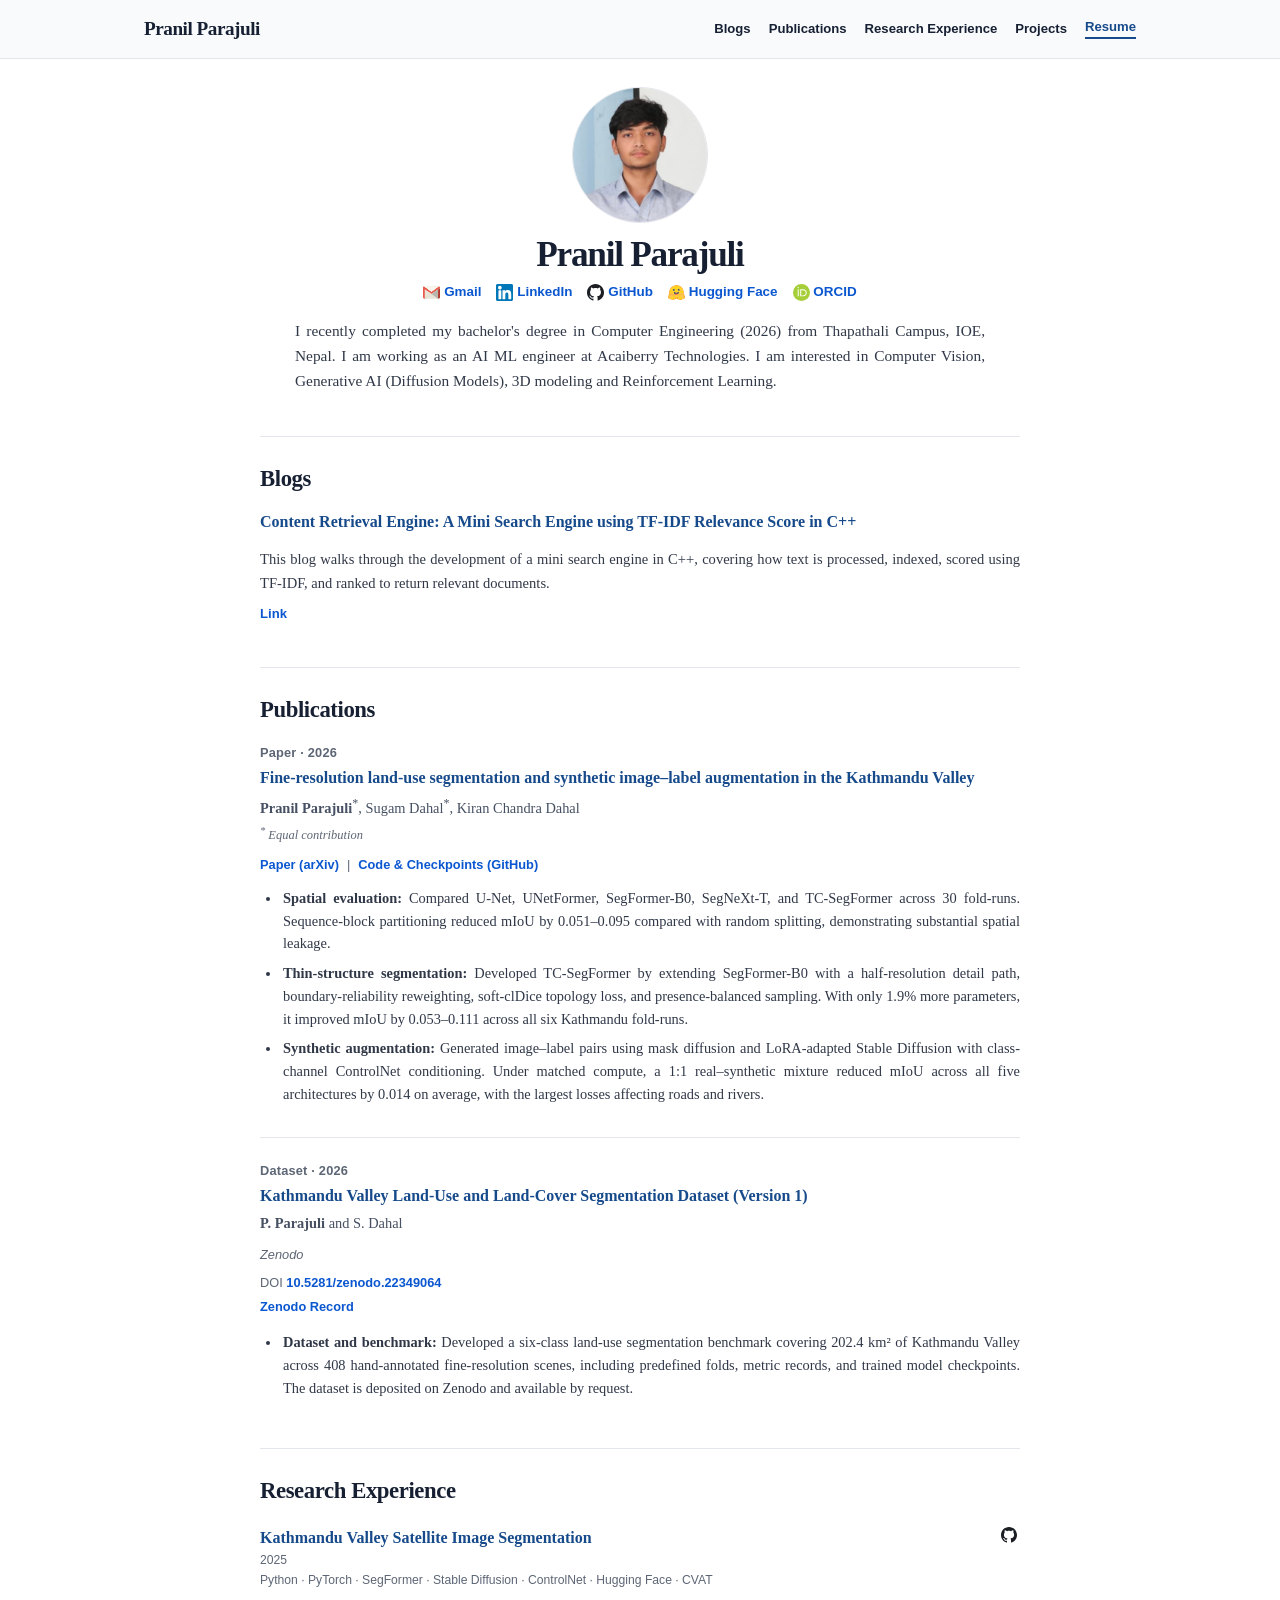
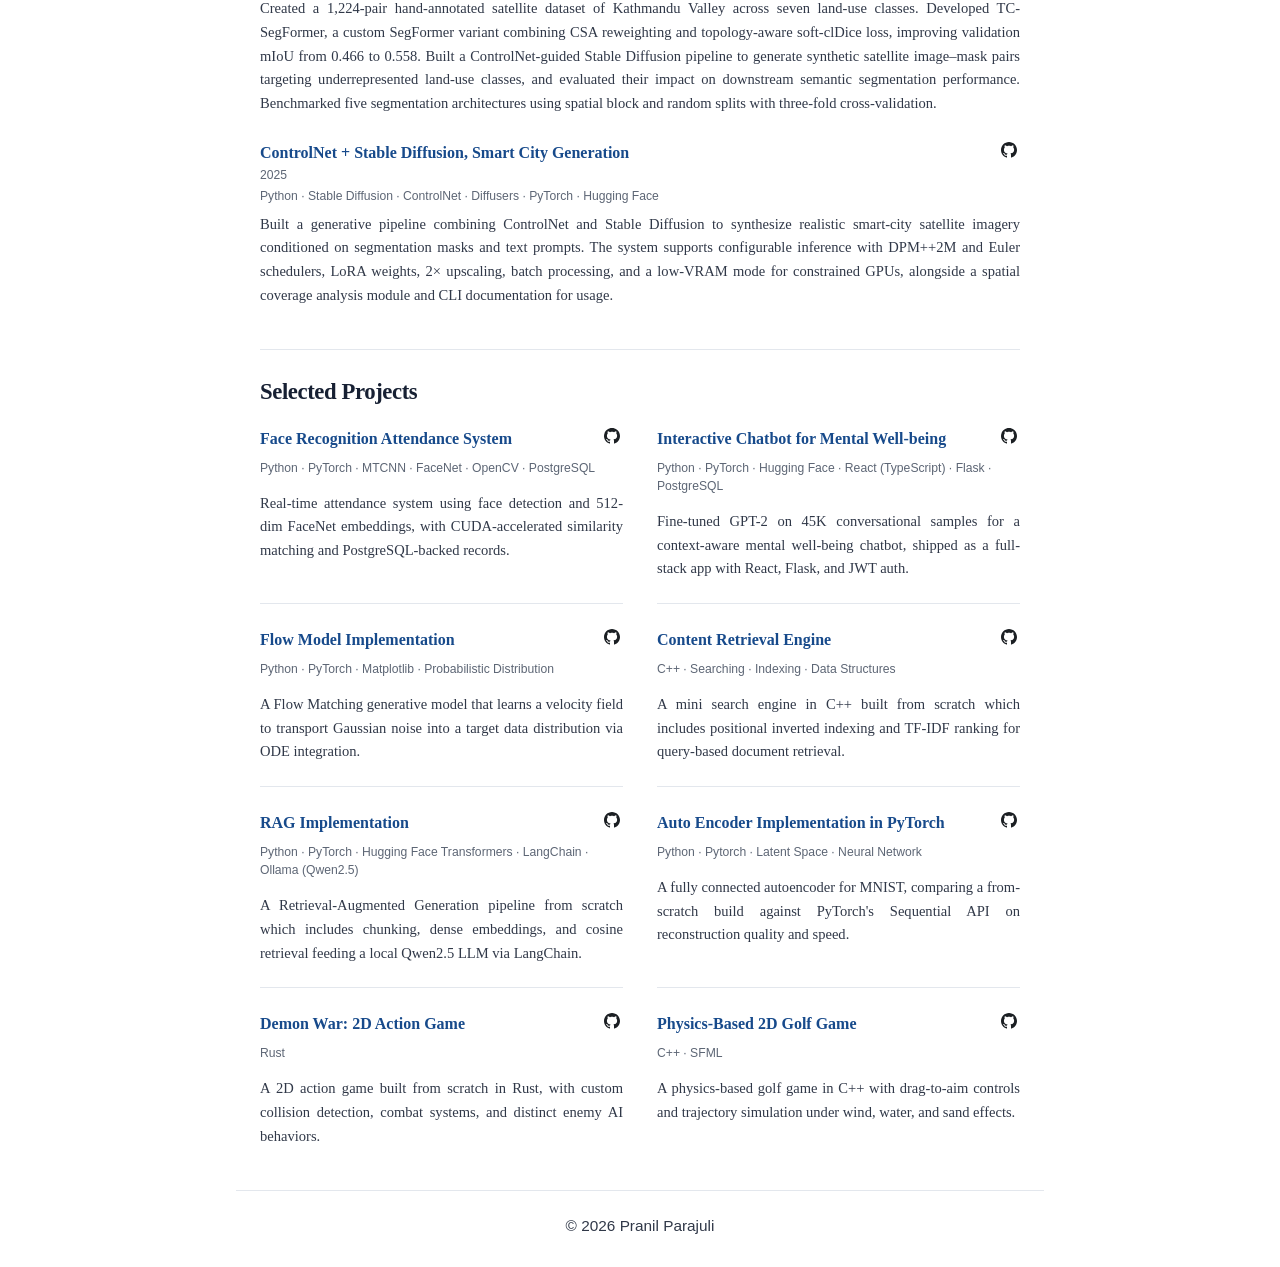
<file: index.html>
<!DOCTYPE html>
<html lang="en">
  <head>
    <meta charset="UTF-8" />
    <meta name="viewport" content="width=device-width, initial-scale=1.0" />
    <meta
      name="description"
      content="Pranil Parajuli is an AI/ML engineer and computer engineering student building applied machine learning systems and software products."
    />
    <title>Pranil Parajuli | AI/ML Engineer</title>
    <link rel="stylesheet" href="style.css" />
  </head>
  <body id="top">
    <header>
      <nav aria-label="Primary navigation">
        <a href="#top" class="brand">Pranil Parajuli</a>
        <div class="nav-right">
          <a href="#blogs" class="nav-button">Blogs</a>
          <a href="#publications" class="nav-button">Publications</a>
          <a href="#research" class="nav-button">Research Experience</a>
          <a href="#projects" class="nav-button">Projects</a>
          <a href="Pranil_Parajuli_CV_Fall_2027_UCONN.pdf" target="_blank" rel="noopener" class="nav-button resume-button">Resume</a>
        </div>
      </nav>
    </header>

    <main>
      <section id="about" class="profile-section">
        <div class="intro-row">
          <img src="photos/my_image.jpeg" alt="Pranil Parajuli" class="profile-photo" />
          <h1>Pranil Parajuli</h1>
          <div class="social-links">
            <a href="mailto:pparajuli15@gmail.com" target="_blank" rel="noopener" aria-label="Email" class="icon-link">
              <img src="photos/gmail-icon-logo.svg" alt="Email" class="icon" />&nbsp;Gmail
            </a>
            <a href="https://www.linkedin.com/in/pranil-parajuli-163662236/" target="_blank" rel="noopener" aria-label="LinkedIn" class="icon-link">
              <img src="photos/linkedin.svg" alt="LinkedIn" class="icon" />&nbsp;LinkedIn
            </a>
            <a href="https://github.com/praniil" target="_blank" rel="noopener" aria-label="GitHub" class="icon-link">
              <img src="photos/github.svg" alt="GitHub" class="icon" />&nbsp;GitHub
            </a>
            <a href="https://huggingface.co/Pranilllllll" target="_blank" rel="noopener" aria-label="Hugging Face" class="icon-link">
              <img src="photos/hugging face.svg" alt="Hugging Face" class="icon" />&nbsp;Hugging Face
            </a>
            <a href="https://orcid.org/0009-0008-7044-0585" target="_blank" rel="noopener" aria-label="ORCID profile" class="icon-link">
              <img src="photos/orcid.svg" alt="ORCID" class="icon" />&nbsp;ORCID
            </a>
          </div>
        </div>

        <p>
            I recently completed my bachelor's degree in Computer Engineering (2026) from Thapathali Campus, IOE, Nepal. I am working as an AI ML engineer at Acaiberry Technologies. I am interested in Computer Vision, Generative AI (Diffusion Models), 3D modeling and Reinforcement Learning.
        </p>
      </section>

      <section id="blogs">
        <h2>Blogs</h2>
        <div class="project-list">
          <div class="project-item">
            <div class="project-item-header">
              <span class="project-title">Content Retrieval Engine: A Mini Search Engine using TF-IDF Relevance Score in C++</span>
            </div>
            <p>This blog walks through the development of a mini search engine in C++, covering how text is processed, indexed, scored using TF-IDF, and ranked to return relevant documents.</p>
            <a href="https://medium.com/@praniil/content-retrieval-engine-a-mini-search-engine-created-using-tf-idf-relevance-score-in-c-d8dc07ecd5d5" target="_blank" rel="noopener" aria-label="Medium article" class="blog-link">Link</a>
          </div>
        </div>
      </section>

      <section id="publications">
        <h2>Publications</h2>
        <div class="publication-list">
          <article class="publication-entry">
            <div class="publication-kicker">Paper · 2026</div>
            <div class="publication-title">Fine-resolution land-use segmentation and synthetic image–label augmentation in the Kathmandu Valley</div>
            <div class="publication-authors">
              <strong>Pranil Parajuli</strong><sup>*</sup>, Sugam Dahal<sup>*</sup>, Kiran Chandra Dahal
            </div>
            <div class="equal-contribution"><sup>*</sup> Equal contribution</div>
            <div class="publication-links" aria-label="Publication resources">
              <a href="https://arxiv.org/pdf/2611.10847" target="_blank" rel="noopener">Paper (arXiv)</a>
              <span aria-hidden="true">|</span>
              <a href="https://github.com/Seg-Gen/SegSynth" target="_blank" rel="noopener">Code &amp; Checkpoints (GitHub)</a>
            </div>
            <ul class="publication-highlights">
              <li><strong>Spatial evaluation:</strong> Compared U-Net, UNetFormer, SegFormer-B0, SegNeXt-T, and TC-SegFormer across 30 fold-runs. Sequence-block partitioning reduced mIoU by 0.051–0.095 compared with random splitting, demonstrating substantial spatial leakage.</li>
              <li><strong>Thin-structure segmentation:</strong> Developed TC-SegFormer by extending SegFormer-B0 with a half-resolution detail path, boundary-reliability reweighting, soft-clDice topology loss, and presence-balanced sampling. With only 1.9% more parameters, it improved mIoU by 0.053–0.111 across all six Kathmandu fold-runs.</li>
              <li><strong>Synthetic augmentation:</strong> Generated image–label pairs using mask diffusion and LoRA-adapted Stable Diffusion with class-channel ControlNet conditioning. Under matched compute, a 1:1 real–synthetic mixture reduced mIoU across all five architectures by 0.014 on average, with the largest losses affecting roads and rivers.</li>
            </ul>
          </article>

          <article class="publication-entry dataset-entry">
            <div class="publication-kicker">Dataset · 2026</div>
            <div class="publication-title">Kathmandu Valley Land-Use and Land-Cover Segmentation Dataset (Version 1)</div>
            <div class="publication-authors"><strong>P. Parajuli</strong> and S. Dahal</div>
            <div class="publication-venue">Zenodo</div>
            <div class="dataset-doi">DOI <a href="https://doi.org/10.5281/zenodo.22349064" target="_blank" rel="noopener">10.5281/zenodo.22349064</a></div>
            <a href="https://zenodo.org/records/22349064" target="_blank" rel="noopener" class="dataset-record-link">Zenodo Record</a>
            <ul class="publication-highlights dataset-highlights">
              <li><strong>Dataset and benchmark:</strong> Developed a six-class land-use segmentation benchmark covering 202.4 km² of Kathmandu Valley across 408 hand-annotated fine-resolution scenes, including predefined folds, metric records, and trained model checkpoints. The dataset is deposited on Zenodo and available by request.</li>
            </ul>
          </article>
        </div>
      </section>

      <section id="research">
        <h2>Research Experience</h2>
        <div class="research-list">
          <div class="research-entry">
            <div class="research-header">
              <span class="research-title">Kathmandu Valley Satellite Image Segmentation</span>
              <a href="https://github.com/praniil/satellite-image-segmentation" target="_blank" rel="noopener" aria-label="GitHub" class="github-link">
                <img src="photos/github.svg" alt="GitHub" class="icon small-icon" />
              </a>
            </div>
            <div class="research-meta">2025</div>
            <div class="research-meta">Python · PyTorch · SegFormer · Stable Diffusion · ControlNet · Hugging Face · CVAT</div>
            <p>
              Created a 1,224-pair hand-annotated satellite dataset of Kathmandu Valley across seven land-use classes. Developed TC-SegFormer, a custom SegFormer variant combining CSA reweighting and topology-aware soft-clDice loss, improving validation mIoU from 0.466 to 0.558. Built a ControlNet-guided Stable Diffusion pipeline to generate synthetic satellite image–mask pairs targeting underrepresented land-use classes, and evaluated their impact on downstream semantic segmentation performance. Benchmarked five segmentation architectures using spatial block and random splits with three-fold cross-validation.
            </p>
          </div>

          <div class="research-entry">
            <div class="research-header">
              <span class="research-title">ControlNet + Stable Diffusion, Smart City Generation</span>
              <a href="https://github.com/praniil/Stable-diffusion-with-control-net" target="_blank" rel="noopener" aria-label="GitHub" class="github-link">
                <img src="photos/github.svg" alt="GitHub" class="icon small-icon" />
              </a>
            </div>
            <div class="research-meta">2025</div>
            <div class="research-meta">Python · Stable Diffusion · ControlNet · Diffusers · PyTorch · Hugging Face</div>
            <p>
              Built a generative pipeline combining ControlNet and Stable Diffusion to synthesize realistic smart-city satellite imagery conditioned on segmentation masks and text prompts. The system supports configurable inference with DPM++2M and Euler schedulers, LoRA weights, 2× upscaling, batch processing, and a low-VRAM mode for constrained GPUs, alongside a spatial coverage analysis module and CLI documentation for usage.
            </p>
          </div>
        </div>
      </section>

      <section id="projects" class="projects-section">
        <h2>Selected Projects</h2>
        <div class="project-list">
          <div class="project-item">
            <div class="project-item-header">
              <span class="project-title">Face Recognition Attendance System</span>
              <a href="https://github.com/praniil/face-recognition-system" target="_blank" rel="noopener" aria-label="GitHub" class="github-link">
                <img src="photos/github.svg" alt="GitHub" class="icon small-icon" />
              </a>
            </div>
            <div class="project-meta">Python · PyTorch · MTCNN · FaceNet · OpenCV · PostgreSQL</div>
            <p>Real-time attendance system using face detection and 512-dim FaceNet embeddings, with CUDA-accelerated similarity matching and PostgreSQL-backed records.</p>
          </div>
          <div class="project-item">
            <div class="project-item-header">
              <span class="project-title">Interactive Chatbot for Mental Well-being</span>
              <a href="https://github.com/praniil/THA-minor-project" target="_blank" rel="noopener" aria-label="GitHub" class="github-link">
                <img src="photos/github.svg" alt="GitHub" class="icon small-icon" />
              </a>
            </div>
            <div class="project-meta">Python · PyTorch · Hugging Face · React (TypeScript) · Flask · PostgreSQL</div>
            <p>Fine-tuned GPT-2 on 45K conversational samples for a context-aware mental well-being chatbot, shipped as a full-stack app with React, Flask, and JWT auth.</p>
          </div>
          <div class="project-item">
            <div class="project-item-header">
              <span class="project-title">Flow Model Implementation</span>
              <a href="https://github.com/praniil/flow-model" target="_blank" rel="noopener" aria-label="GitHub" class="github-link">
                <img src="photos/github.svg" alt="GitHub" class="icon small-icon" />
              </a>
            </div>
            <div class="project-meta">Python · PyTorch · Matplotlib · Probabilistic Distribution</div>
            <p>A Flow Matching generative model that learns a velocity field to transport Gaussian noise into a target data distribution via ODE integration.</p>
          </div>
          <div class="project-item">
            <div class="project-item-header">
              <span class="project-title">Content Retrieval Engine</span>
              <a href="https://github.com/praniil/content-retrieval-engine-cpp" target="_blank" rel="noopener" aria-label="GitHub" class="github-link">
                <img src="photos/github.svg" alt="GitHub" class="icon small-icon" />
              </a>
            </div>
            <div class="project-meta">C++ · Searching · Indexing · Data Structures</div>
            <p>A mini search engine in C++ built from scratch which includes positional inverted indexing and TF-IDF ranking for query-based document retrieval.</p>
          </div>
          <div class="project-item">
            <div class="project-item-header">
              <span class="project-title">RAG Implementation</span>
              <a href="https://github.com/praniil/rag-implementation" target="_blank" rel="noopener" aria-label="GitHub" class="github-link">
                <img src="photos/github.svg" alt="GitHub" class="icon small-icon" />
              </a>
            </div>
            <div class="project-meta">Python · PyTorch · Hugging Face Transformers · LangChain · Ollama (Qwen2.5)</div>
            <p>A Retrieval-Augmented Generation pipeline from scratch which includes chunking, dense embeddings, and cosine retrieval feeding a local Qwen2.5 LLM via LangChain.</p>
          </div>
          <div class="project-item">
            <div class="project-item-header">
              <span class="project-title">Auto Encoder Implementation in PyTorch</span>
              <a href="https://github.com/praniil/autoencoder-pytorch" target="_blank" rel="noopener" aria-label="GitHub" class="github-link">
                <img src="photos/github.svg" alt="GitHub" class="icon small-icon" />
              </a>
            </div>
            <div class="project-meta">Python · Pytorch · Latent Space · Neural Network</div>
            <p>A fully connected autoencoder for MNIST, comparing a from-scratch build against PyTorch's Sequential API on reconstruction quality and speed.</p>
          </div>
          <div class="project-item">
            <div class="project-item-header">
              <span class="project-title">Demon War: 2D Action Game</span>
              <a href="https://github.com/praniil/demon-war" target="_blank" rel="noopener" aria-label="GitHub" class="github-link">
                <img src="photos/github.svg" alt="GitHub" class="icon small-icon" />
              </a>
            </div>
            <div class="project-meta">Rust</div>
            <p>A 2D action game built from scratch in Rust, with custom collision detection, combat systems, and distinct enemy AI behaviors.</p>
          </div>
          <div class="project-item">
            <div class="project-item-header">
              <span class="project-title">Physics-Based 2D Golf Game</span>
              <a href="https://github.com/praniil/golf_game" target="_blank" rel="noopener" aria-label="GitHub" class="github-link">
                <img src="photos/github.svg" alt="GitHub" class="icon small-icon" />
              </a>
            </div>
            <div class="project-meta">C++ · SFML</div>
            <p>A physics-based golf game in C++ with drag-to-aim controls and trajectory simulation under wind, water, and sand effects.</p>
          </div>
        </div>
      </section>

     

    </main>

    <footer>
      <p>© <span id="year"></span> Pranil Parajuli</p>
    </footer>

    <script>
      document.getElementById('year').textContent = new Date().getFullYear();
    </script>
  </body>
</html>
</file>
<file: style.css>
:root {
  --ink: #172033;
  --muted: #5d6675;
  --accent: #174a8b;
  --accent-bright: #0b57d0;
  --line: #e3e7ed;
  --header: #f8fafc;
  --serif: Georgia, "Times New Roman", Times, serif;
  --sans: Inter, ui-sans-serif, -apple-system, BlinkMacSystemFont, "Segoe UI", sans-serif;
}

* {
  box-sizing: border-box;
}

html {
  scroll-behavior: smooth;
  scroll-padding-top: 82px;
}

body {
  margin: 0;
  color: var(--ink);
  background: #fff;
  font-family: var(--serif);
  font-size: 16px;
  line-height: 1.65;
}

header {
  position: sticky;
  top: 0;
  z-index: 1000;
  width: 100%;
  background: var(--header);
  border-bottom: 1px solid var(--line);
}

nav {
  max-width: 1040px;
  min-height: 58px;
  margin: 0 auto;
  padding: 10px 24px;
  display: flex;
  align-items: center;
  justify-content: space-between;
  gap: 24px;
}

.brand {
  flex-shrink: 0;
  color: var(--ink);
  font-family: var(--serif);
  font-size: 1.2rem;
  font-weight: 700;
  letter-spacing: -0.025em;
  text-decoration: none;
}

.nav-right {
  display: flex;
  align-items: center;
  justify-content: flex-end;
  gap: 18px;
}

.nav-button {
  color: var(--ink);
  font-family: var(--sans);
  font-size: 0.82rem;
  font-weight: 650;
  line-height: 1.2;
  text-decoration: none;
  white-space: nowrap;
  transition: color 160ms ease;
}

.brand:hover,
.nav-button:hover {
  color: var(--accent);
}

.resume-button {
  padding-bottom: 2px;
  color: var(--accent);
  border-bottom: 2px solid var(--accent);
}

a:focus-visible {
  outline: 2px solid var(--accent-bright);
  outline-offset: 4px;
  border-radius: 2px;
}

main {
  width: 100%;
  max-width: 808px;
  margin: 0 auto;
  padding: 28px 24px 0;
}

section {
  margin: 0 0 42px;
}

main > section:not(:first-child) {
  padding-top: 28px;
  border-top: 1px solid var(--line);
}

.profile-section {
  margin-bottom: 42px;
  text-align: center;
}

.intro-row {
  display: flex;
  flex-direction: column;
  align-items: center;
}

.profile-photo {
  display: block;
  width: 136px;
  height: 136px;
  margin-bottom: 12px;
  object-fit: cover;
  border: 1px solid var(--line);
  border-radius: 50%;
}

h1,
h2,
h3 {
  font-family: var(--serif);
}

h1 {
  margin: 0 0 6px;
  font-size: clamp(1.85rem, 4vw, 2.2rem);
  line-height: 1.15;
  letter-spacing: -0.035em;
}

h2 {
  margin: 0 0 18px;
  color: var(--ink);
  font-size: 1.42rem;
  line-height: 1.25;
  letter-spacing: -0.018em;
}

p {
  margin: 0;
  color: #303848;
  font-size: 0.96rem;
}

.profile-section > p {
  max-width: 690px;
  margin: 14px auto 0;
  text-align: justify;
}

.social-links {
  display: flex;
  flex-wrap: wrap;
  justify-content: center;
  gap: 7px 15px;
}

.social-links a {
  display: inline-flex;
  align-items: center;
  color: var(--accent-bright);
  font-family: var(--sans);
  font-size: 0.84rem;
  font-weight: 550;
  text-decoration: none;
}

.social-links a:hover,
.publication-links a:hover,
.blog-link:hover,
.dataset-doi a:hover,
.dataset-record-link:hover {
  text-decoration: underline;
  text-underline-offset: 3px;
}

.icon {
  display: inline-block;
  width: 17px;
  height: 17px;
  object-fit: contain;
  vertical-align: middle;
}

.small-icon {
  width: 16px;
  height: 16px;
}

.research-list,
.publication-list,
.project-list {
  display: flex;
  flex-direction: column;
  gap: 24px;
}

.research-entry,
.publication-entry {
  margin: 0;
}

.project-item {
  display: flex;
  flex-direction: column;
  align-items: flex-start;
  gap: 7px;
  padding: 0;
}

#projects .project-list {
  display: grid;
  grid-template-columns: repeat(2, minmax(0, 1fr));
  column-gap: 34px;
  row-gap: 22px;
  align-items: start;
}

#projects .project-item {
  min-width: 0;
}

#projects .project-item:nth-child(n + 3) {
  padding-top: 22px;
  border-top: 1px solid var(--line);
}

.research-header,
.project-item-header,
.publication-header {
  display: flex;
  align-items: baseline;
  justify-content: space-between;
  width: 100%;
  gap: 18px;
}

.research-title,
.project-title,
.publication-title {
  color: var(--accent);
  font-weight: 700;
  line-height: 1.38;
}

.publication-kicker {
  margin-bottom: 4px;
  color: var(--muted);
  font-family: var(--sans);
  font-size: 0.8rem;
  font-weight: 650;
  letter-spacing: 0.015em;
}

.publication-authors {
  margin-top: 5px;
  color: #465062;
  font-size: 0.9rem;
}

.equal-contribution {
  margin-top: 1px;
  color: var(--muted);
  font-size: 0.78rem;
  font-style: italic;
}

.publication-links {
  display: flex;
  flex-wrap: wrap;
  gap: 4px 8px;
  margin-top: 8px;
  color: var(--muted);
  font-family: var(--sans);
  font-size: 0.8rem;
}

.publication-links a,
.blog-link,
.dataset-doi a,
.dataset-record-link {
  color: var(--accent-bright);
  font-weight: 650;
  text-decoration: none;
}

.dataset-entry {
  padding-top: 22px;
  border-top: 1px solid var(--line);
}

.publication-venue,
.dataset-doi,
.dataset-record-link {
  font-family: var(--sans);
  font-size: 0.8rem;
}

.publication-venue {
  margin-top: 8px;
  color: var(--muted);
  font-style: italic;
}

.dataset-doi {
  margin-top: 7px;
  color: var(--muted);
}

.dataset-record-link {
  display: inline-block;
  margin-top: 3px;
}

.publication-highlights {
  margin: 12px 0 0;
  padding-left: 21px;
}

.publication-highlights li {
  margin-bottom: 7px;
  padding-left: 2px;
  color: #303848;
  font-size: 0.9rem;
  line-height: 1.58;
  text-align: justify;
}

.project-meta,
.research-meta {
  margin-top: 2px;
  color: var(--muted);
  font-family: var(--sans);
  font-size: 0.76rem;
  line-height: 1.5;
}

.project-item p,
.research-entry p {
  max-width: 100%;
  margin-top: 8px;
  font-size: 0.91rem;
  line-height: 1.62;
  text-align: justify;
}

.project-item a {
  color: var(--accent-bright);
  font-weight: 650;
  text-decoration: none;
}

.blog-link {
  margin-top: 1px;
  font-family: var(--sans);
  font-size: 0.82rem;
}

.github-link {
  display: inline-flex;
  align-items: center;
  justify-content: center;
  width: 22px;
  height: 22px;
  flex-shrink: 0;
  text-decoration: none;
}

footer {
  max-width: 808px;
  margin: 12px auto 0;
  padding: 22px 24px 28px;
  color: var(--muted);
  border-top: 1px solid var(--line);
  font-family: var(--sans);
  font-size: 0.78rem;
  text-align: center;
}

@media (max-width: 720px) {
  html {
    scroll-padding-top: 12px;
  }

  header {
    position: static;
  }

  nav {
    min-height: auto;
    padding: 12px 18px 9px;
    flex-direction: column;
    align-items: flex-start;
    gap: 8px;
  }

  .nav-right {
    width: 100%;
    padding-bottom: 4px;
    justify-content: flex-start;
    gap: 16px;
    overflow-x: auto;
    scrollbar-width: thin;
  }

  main {
    padding: 24px 18px 0;
  }

  section,
  .profile-section {
    margin-bottom: 34px;
  }

  main > section:not(:first-child) {
    padding-top: 24px;
  }

  #projects .project-list {
    grid-template-columns: 1fr;
    gap: 0;
  }

  #projects .project-item {
    padding: 20px 0;
    border-top: 1px solid var(--line);
  }

  #projects .project-item:first-child {
    padding-top: 0;
    border-top: 0;
  }

}

@media (prefers-reduced-motion: reduce) {
  html {
    scroll-behavior: auto;
  }

  .nav-button {
    transition: none;
  }
}
</file>
